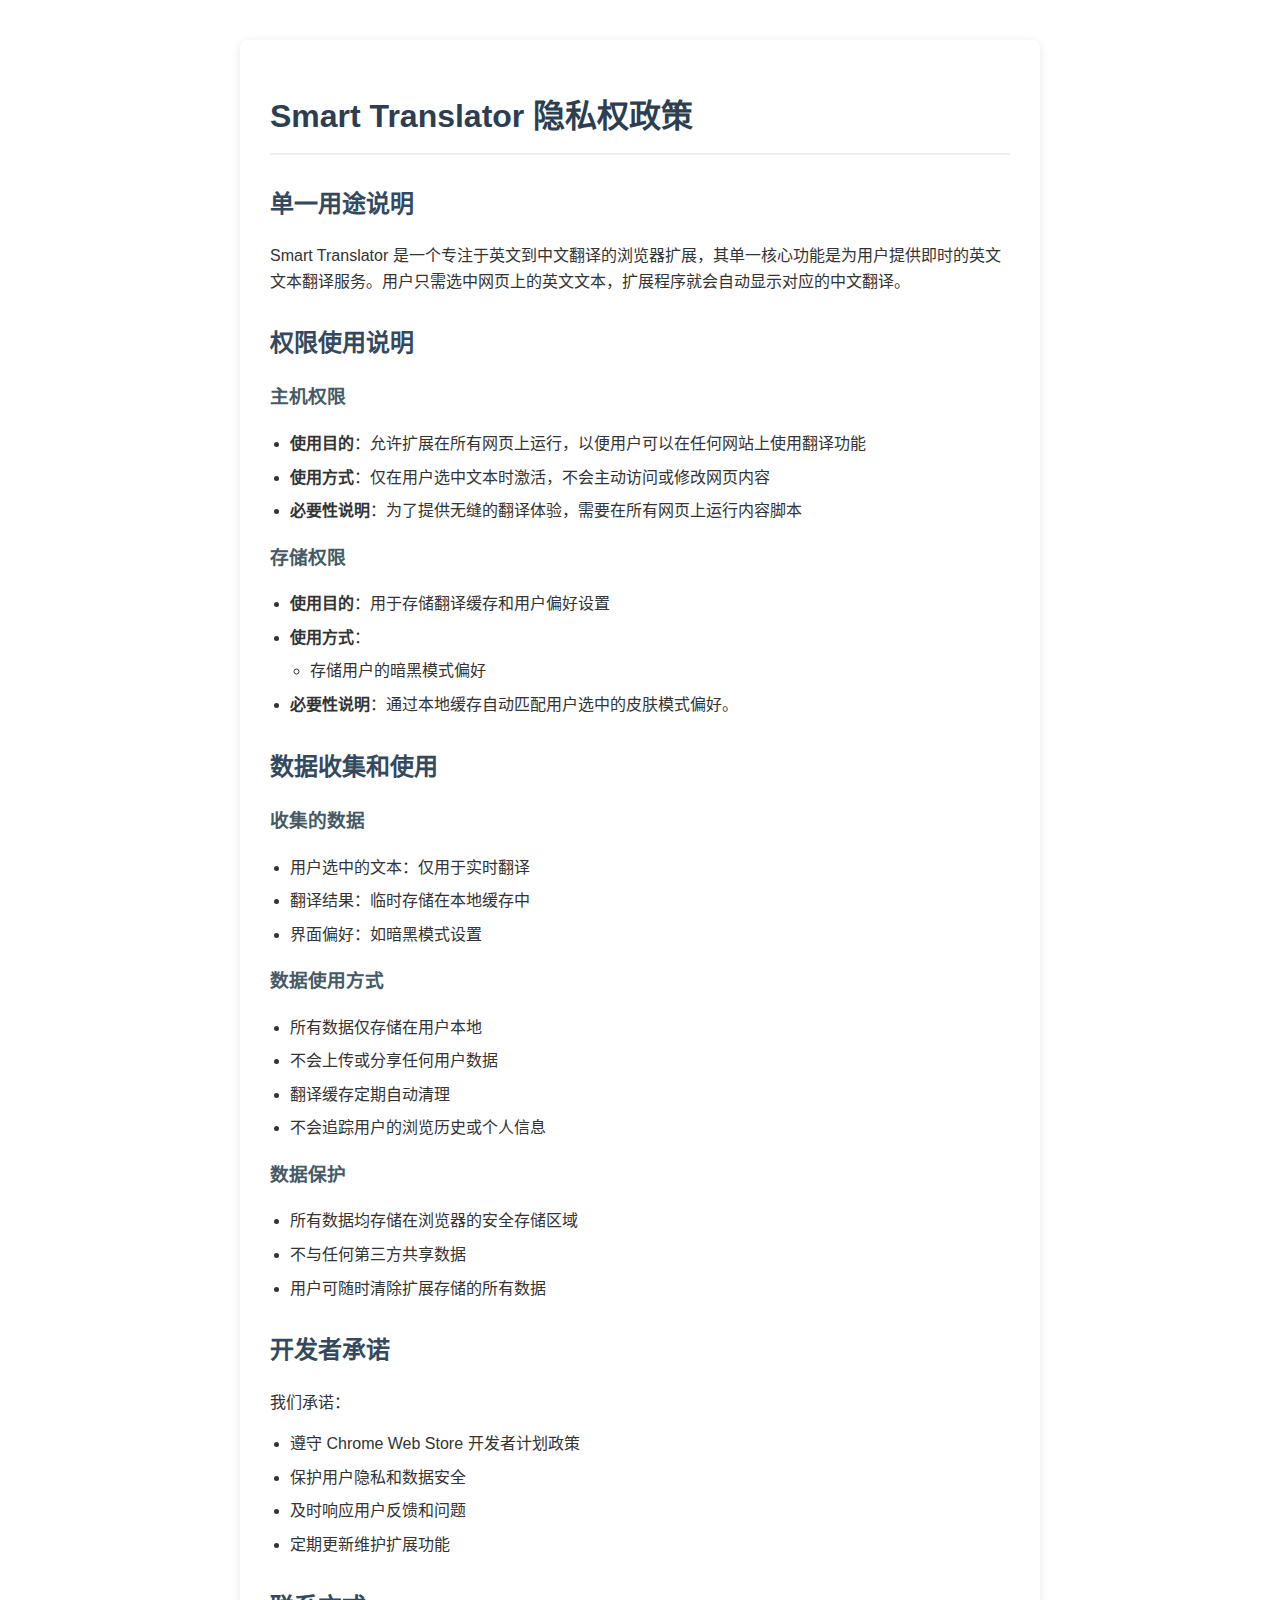
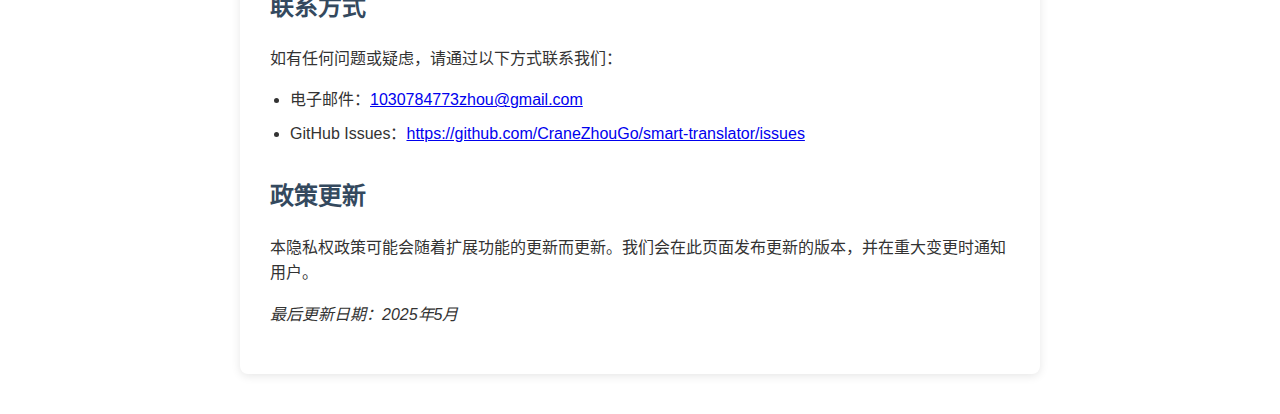
<file: docs/index.html>
<!DOCTYPE html>
<html lang="zh-CN">
<head>
    <meta charset="UTF-8">
    <meta name="viewport" content="width=device-width, initial-scale=1.0">
    <title>Smart Translator - 隐私权政策</title>
    <style>
        body {
            font-family: -apple-system, BlinkMacSystemFont, 'Segoe UI', Roboto, 'Helvetica Neue', Arial, sans-serif;
            line-height: 1.6;
            color: #333;
            max-width: 800px;
            margin: 0 auto;
            padding: 20px;
        }
        h1 {
            color: #2c3e50;
            border-bottom: 2px solid #eee;
            padding-bottom: 10px;
        }
        h2 {
            color: #34495e;
            margin-top: 30px;
        }
        h3 {
            color: #455a64;
        }
        ul {
            padding-left: 20px;
        }
        li {
            margin: 8px 0;
        }
        .container {
            background: #fff;
            border-radius: 8px;
            box-shadow: 0 2px 10px rgba(0,0,0,0.1);
            padding: 30px;
            margin: 20px 0;
        }
        @media (prefers-color-scheme: dark) {
            body {
                background: #1a1a1a;
                color: #e0e0e0;
            }
            .container {
                background: #2d2d2d;
                box-shadow: 0 2px 10px rgba(0,0,0,0.3);
            }
            h1 {
                color: #e0e0e0;
                border-bottom-color: #333;
            }
            h2, h3 {
                color: #b0b0b0;
            }
        }
    </style>
</head>
<body>
    <div class="container">
        <h1>Smart Translator 隐私权政策</h1>

        <h2>单一用途说明</h2>
        <p>Smart Translator 是一个专注于英文到中文翻译的浏览器扩展，其单一核心功能是为用户提供即时的英文文本翻译服务。用户只需选中网页上的英文文本，扩展程序就会自动显示对应的中文翻译。</p>

        <h2>权限使用说明</h2>
        
        <h3>主机权限</h3>
        <ul>
            <li><strong>使用目的</strong>：允许扩展在所有网页上运行，以便用户可以在任何网站上使用翻译功能</li>
            <li><strong>使用方式</strong>：仅在用户选中文本时激活，不会主动访问或修改网页内容</li>
            <li><strong>必要性说明</strong>：为了提供无缝的翻译体验，需要在所有网页上运行内容脚本</li>
        </ul>

        <h3>存储权限</h3>
        <ul>
            <li><strong>使用目的</strong>：用于存储翻译缓存和用户偏好设置</li>
            <li><strong>使用方式</strong>：
                <ul>
                    <li>存储用户的暗黑模式偏好</li>
                </ul>
            </li>
            <li><strong>必要性说明</strong>：通过本地缓存自动匹配用户选中的皮肤模式偏好。</li>
        </ul>

        <h2>数据收集和使用</h2>
        
        <h3>收集的数据</h3>
        <ul>
            <li>用户选中的文本：仅用于实时翻译</li>
            <li>翻译结果：临时存储在本地缓存中</li>
            <li>界面偏好：如暗黑模式设置</li>
        </ul>

        <h3>数据使用方式</h3>
        <ul>
            <li>所有数据仅存储在用户本地</li>
            <li>不会上传或分享任何用户数据</li>
            <li>翻译缓存定期自动清理</li>
            <li>不会追踪用户的浏览历史或个人信息</li>
        </ul>

        <h3>数据保护</h3>
        <ul>
            <li>所有数据均存储在浏览器的安全存储区域</li>
            <li>不与任何第三方共享数据</li>
            <li>用户可随时清除扩展存储的所有数据</li>
        </ul>

        <h2>开发者承诺</h2>
        <p>我们承诺：</p>
        <ul>
            <li>遵守 Chrome Web Store 开发者计划政策</li>
            <li>保护用户隐私和数据安全</li>
            <li>及时响应用户反馈和问题</li>
            <li>定期更新维护扩展功能</li>
        </ul>

        <h2>联系方式</h2>
        <p>如有任何问题或疑虑，请通过以下方式联系我们：</p>
        <ul>
            <li>电子邮件：<a href="1030784773zhou@gmail.com">1030784773zhou@gmail.com</a></li>
            <li>GitHub Issues：<a href="https://github.com/CraneZhouGo/smart-translator/issues" target="_blank">https://github.com/CraneZhouGo/smart-translator/issues</a></li>
        </ul>

        <h2>政策更新</h2>
        <p>本隐私权政策可能会随着扩展功能的更新而更新。我们会在此页面发布更新的版本，并在重大变更时通知用户。</p>

        <p><em>最后更新日期：2025年5月</em></p>
    </div>
</body>
</html>
</file>
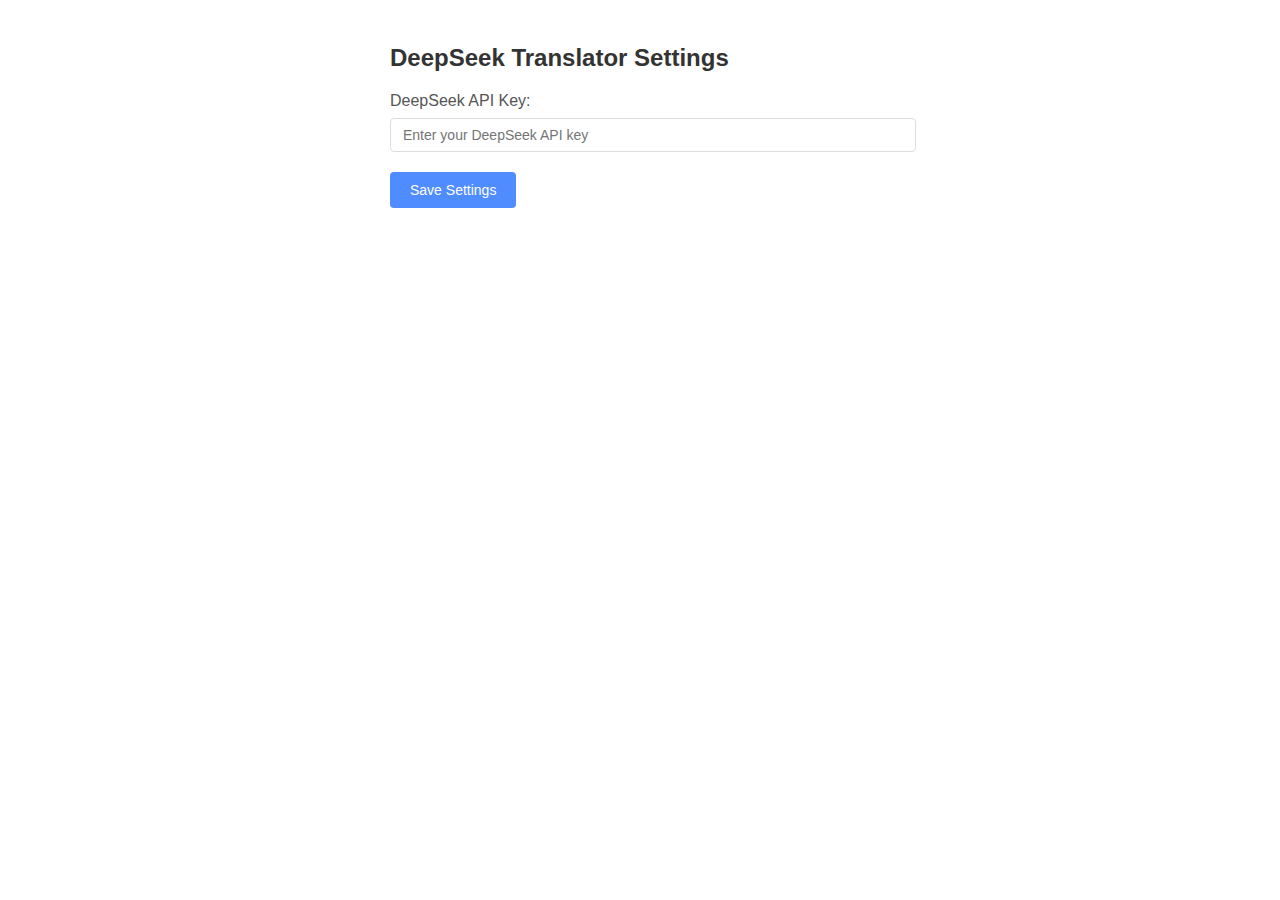
<file: options.html>
<!DOCTYPE html>
<html>
<head>
  <title>DeepSeek Translator Options</title>
  <style>
    body {
      padding: 20px;
      font-family: -apple-system, BlinkMacSystemFont, 'Segoe UI', Roboto, 'Helvetica Neue', Arial, sans-serif;
    }
    .container {
      max-width: 500px;
      margin: 0 auto;
    }
    h1 {
      color: #333;
      font-size: 24px;
      margin-bottom: 20px;
    }
    .form-group {
      margin-bottom: 20px;
    }
    label {
      display: block;
      margin-bottom: 8px;
      color: #555;
    }
    input[type="text"] {
      width: 100%;
      padding: 8px 12px;
      border: 1px solid #ddd;
      border-radius: 4px;
      font-size: 14px;
    }
    button {
      background: #4f8cff;
      color: white;
      border: none;
      padding: 10px 20px;
      border-radius: 4px;
      cursor: pointer;
      font-size: 14px;
    }
    button:hover {
      background: #3b7bff;
    }
    .status {
      margin-top: 16px;
      padding: 12px;
      border-radius: 4px;
      display: none;
    }
    .success {
      background: #e8f5e9;
      color: #2e7d32;
    }
    .error {
      background: #ffebee;
      color: #c62828;
    }
  </style>
</head>
<body>
  <div class="container">
    <h1>DeepSeek Translator Settings</h1>
    <div class="form-group">
      <label for="apiKey">DeepSeek API Key:</label>
      <input type="text" id="apiKey" placeholder="Enter your DeepSeek API key">
    </div>
    <button id="save">Save Settings</button>
    <div id="status" class="status"></div>
  </div>
  <script src="options.js"></script>
</body>
</html>
</file>
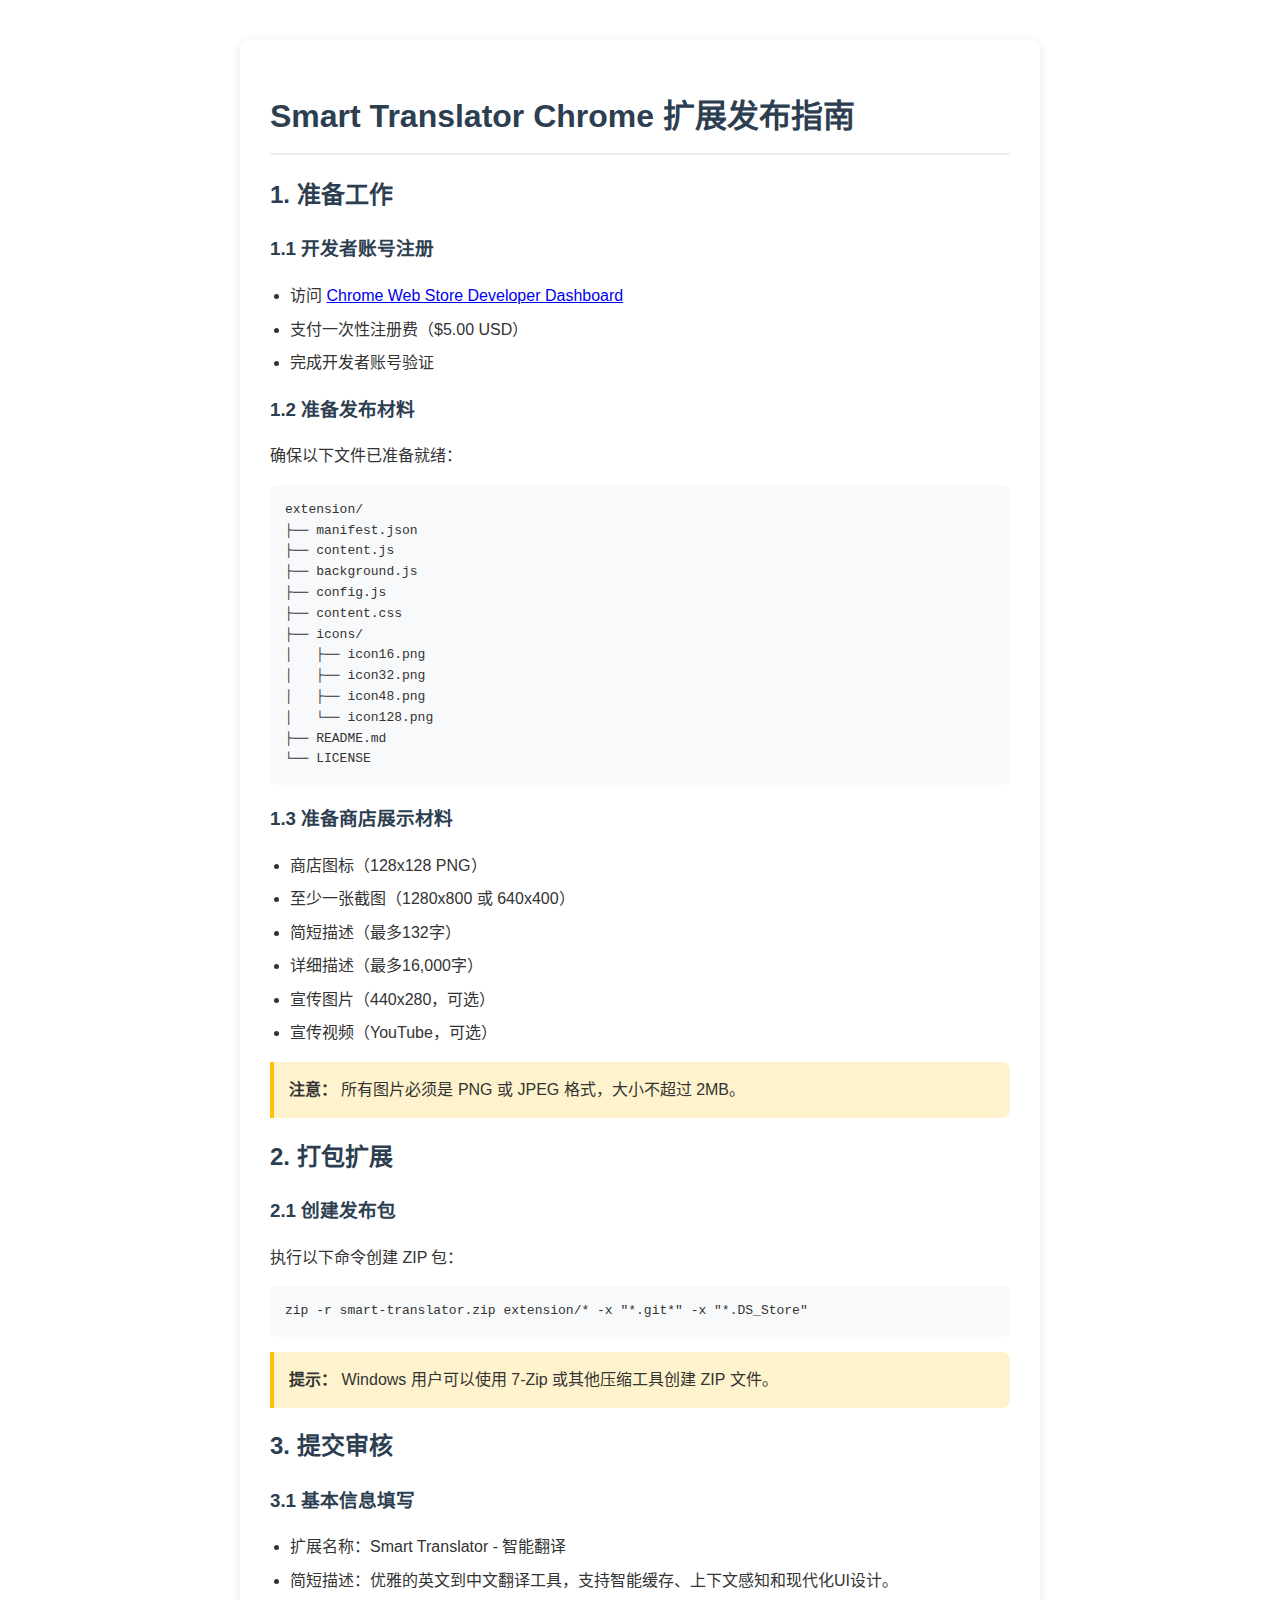
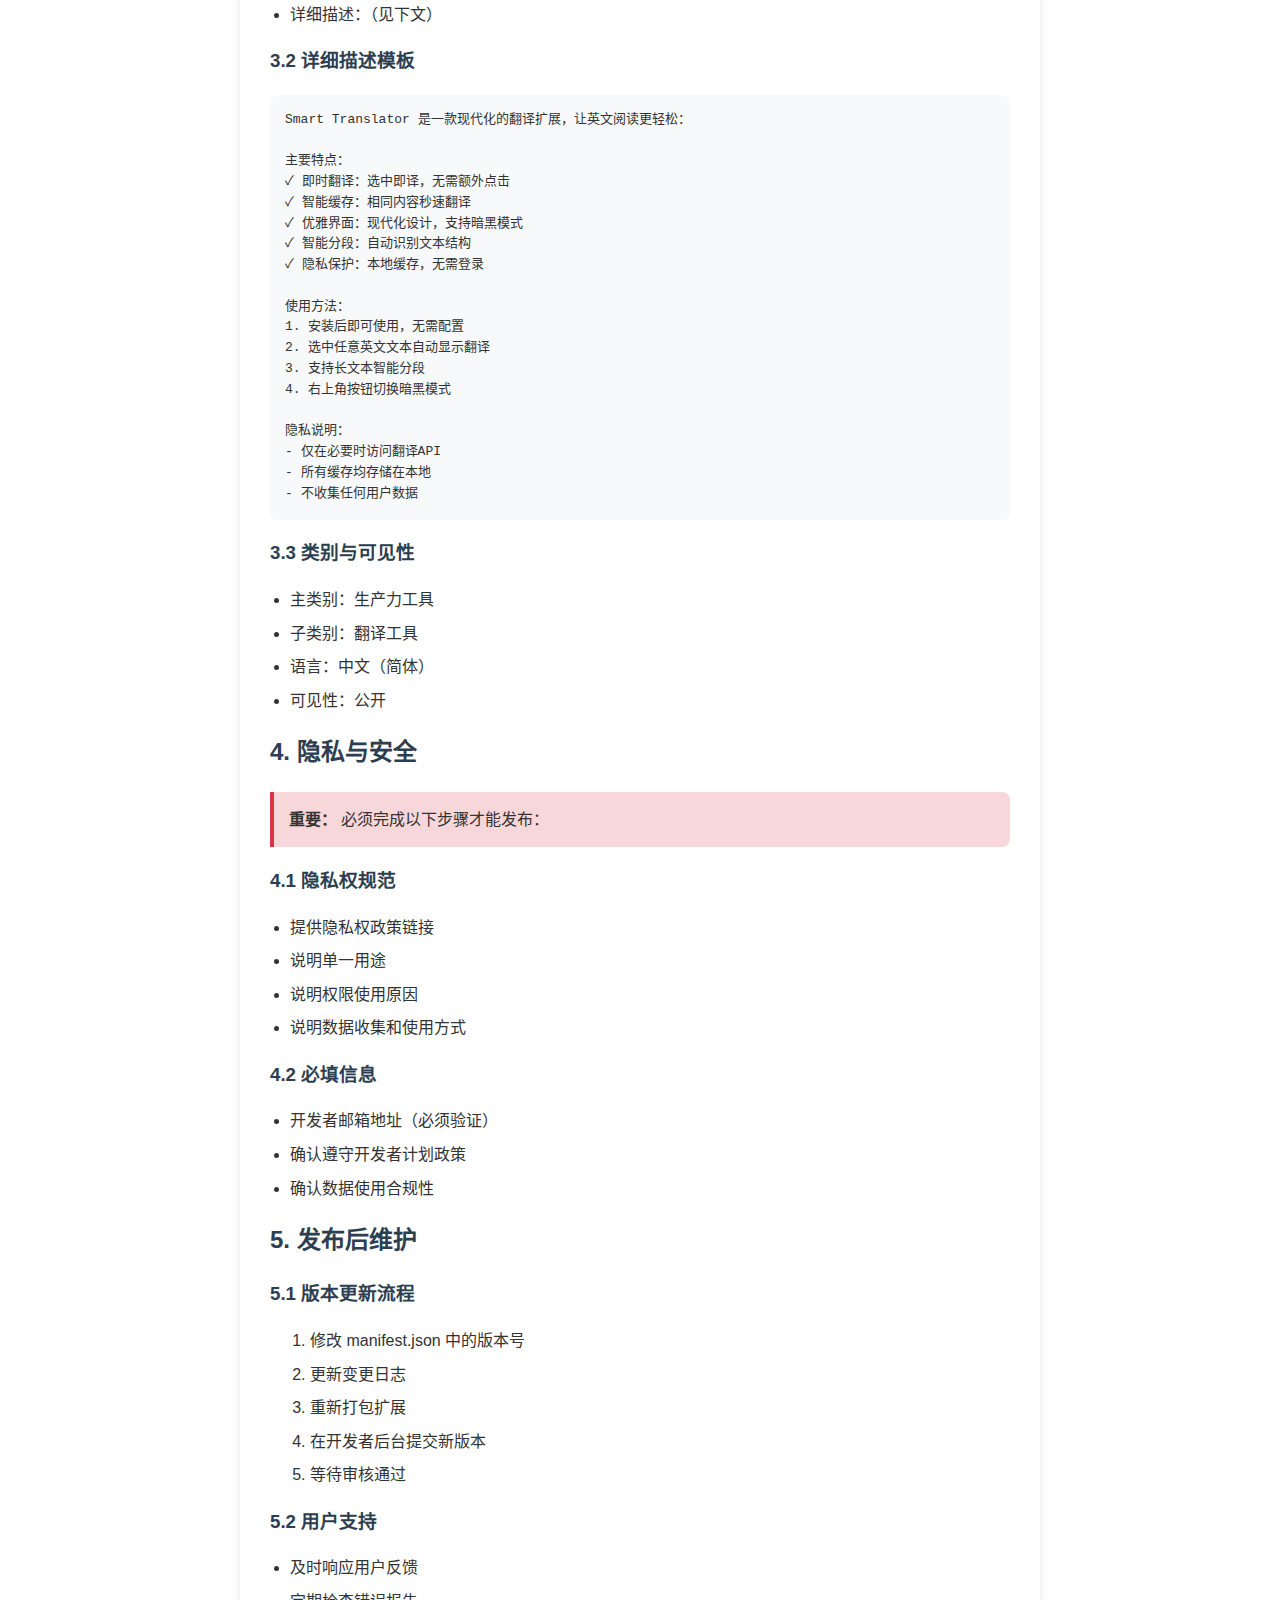
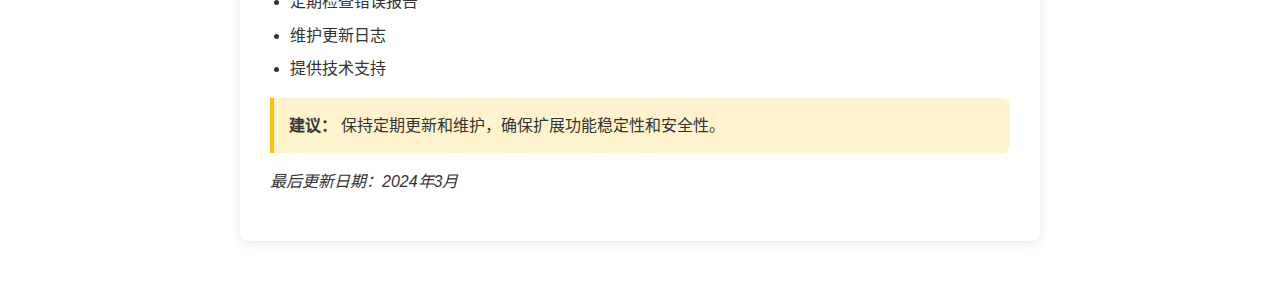
<file: docs/publish-guide.html>
<!DOCTYPE html>
<html lang="zh-CN">
<head>
    <meta charset="UTF-8">
    <meta name="viewport" content="width=device-width, initial-scale=1.0">
    <title>Smart Translator - 发布指南</title>
    <style>
        body {
            font-family: -apple-system, BlinkMacSystemFont, 'Segoe UI', Roboto, 'Helvetica Neue', Arial, sans-serif;
            line-height: 1.6;
            color: #333;
            max-width: 800px;
            margin: 0 auto;
            padding: 20px;
        }
        h1, h2, h3 {
            color: #2c3e50;
        }
        h1 {
            border-bottom: 2px solid #eee;
            padding-bottom: 10px;
        }
        .container {
            background: #fff;
            border-radius: 8px;
            box-shadow: 0 2px 10px rgba(0,0,0,0.1);
            padding: 30px;
            margin: 20px 0;
        }
        code {
            background: #f8f9fa;
            padding: 2px 6px;
            border-radius: 4px;
            font-family: 'SFMono-Regular', Consolas, 'Liberation Mono', Menlo, Courier, monospace;
        }
        pre {
            background: #f8f9fa;
            padding: 15px;
            border-radius: 8px;
            overflow-x: auto;
        }
        .note {
            background: #fff3cd;
            border-left: 4px solid #ffc107;
            padding: 15px;
            margin: 15px 0;
            border-radius: 0 8px 8px 0;
        }
        .important {
            background: #f8d7da;
            border-left: 4px solid #dc3545;
            padding: 15px;
            margin: 15px 0;
            border-radius: 0 8px 8px 0;
        }
        ul {
            padding-left: 20px;
        }
        li {
            margin: 8px 0;
        }
        @media (prefers-color-scheme: dark) {
            body {
                background: #1a1a1a;
                color: #e0e0e0;
            }
            .container {
                background: #2d2d2d;
                box-shadow: 0 2px 10px rgba(0,0,0,0.3);
            }
            h1, h2, h3 {
                color: #e0e0e0;
            }
            h1 {
                border-bottom-color: #333;
            }
            code, pre {
                background: #333;
                color: #e0e0e0;
            }
            .note {
                background: #2c2a1c;
                color: #ffe083;
            }
            .important {
                background: #2c1f21;
                color: #ffb3b9;
            }
        }
    </style>
</head>
<body>
    <div class="container">
        <h1>Smart Translator Chrome 扩展发布指南</h1>

        <h2>1. 准备工作</h2>
        
        <h3>1.1 开发者账号注册</h3>
        <ul>
            <li>访问 <a href="https://chrome.google.com/webstore/devconsole" target="_blank">Chrome Web Store Developer Dashboard</a></li>
            <li>支付一次性注册费（$5.00 USD）</li>
            <li>完成开发者账号验证</li>
        </ul>

        <h3>1.2 准备发布材料</h3>
        <p>确保以下文件已准备就绪：</p>
        <pre>
extension/
├── manifest.json
├── content.js
├── background.js
├── config.js
├── content.css
├── icons/
│   ├── icon16.png
│   ├── icon32.png
│   ├── icon48.png
│   └── icon128.png
├── README.md
└── LICENSE</pre>

        <h3>1.3 准备商店展示材料</h3>
        <ul>
            <li>商店图标（128x128 PNG）</li>
            <li>至少一张截图（1280x800 或 640x400）</li>
            <li>简短描述（最多132字）</li>
            <li>详细描述（最多16,000字）</li>
            <li>宣传图片（440x280，可选）</li>
            <li>宣传视频（YouTube，可选）</li>
        </ul>

        <div class="note">
            <strong>注意：</strong> 所有图片必须是 PNG 或 JPEG 格式，大小不超过 2MB。
        </div>

        <h2>2. 打包扩展</h2>
        
        <h3>2.1 创建发布包</h3>
        <p>执行以下命令创建 ZIP 包：</p>
        <pre>zip -r smart-translator.zip extension/* -x "*.git*" -x "*.DS_Store"</pre>

        <div class="note">
            <strong>提示：</strong> Windows 用户可以使用 7-Zip 或其他压缩工具创建 ZIP 文件。
        </div>

        <h2>3. 提交审核</h2>

        <h3>3.1 基本信息填写</h3>
        <ul>
            <li>扩展名称：Smart Translator - 智能翻译</li>
            <li>简短描述：优雅的英文到中文翻译工具，支持智能缓存、上下文感知和现代化UI设计。</li>
            <li>详细描述：（见下文）</li>
        </ul>

        <h3>3.2 详细描述模板</h3>
        <pre>Smart Translator 是一款现代化的翻译扩展，让英文阅读更轻松：

主要特点：
✓ 即时翻译：选中即译，无需额外点击
✓ 智能缓存：相同内容秒速翻译
✓ 优雅界面：现代化设计，支持暗黑模式
✓ 智能分段：自动识别文本结构
✓ 隐私保护：本地缓存，无需登录

使用方法：
1. 安装后即可使用，无需配置
2. 选中任意英文文本自动显示翻译
3. 支持长文本智能分段
4. 右上角按钮切换暗黑模式

隐私说明：
- 仅在必要时访问翻译API
- 所有缓存均存储在本地
- 不收集任何用户数据</pre>

        <h3>3.3 类别与可见性</h3>
        <ul>
            <li>主类别：生产力工具</li>
            <li>子类别：翻译工具</li>
            <li>语言：中文（简体）</li>
            <li>可见性：公开</li>
        </ul>

        <h2>4. 隐私与安全</h2>

        <div class="important">
            <strong>重要：</strong> 必须完成以下步骤才能发布：
        </div>

        <h3>4.1 隐私权规范</h3>
        <ul>
            <li>提供隐私权政策链接</li>
            <li>说明单一用途</li>
            <li>说明权限使用原因</li>
            <li>说明数据收集和使用方式</li>
        </ul>

        <h3>4.2 必填信息</h3>
        <ul>
            <li>开发者邮箱地址（必须验证）</li>
            <li>确认遵守开发者计划政策</li>
            <li>确认数据使用合规性</li>
        </ul>

        <h2>5. 发布后维护</h2>

        <h3>5.1 版本更新流程</h3>
        <ol>
            <li>修改 manifest.json 中的版本号</li>
            <li>更新变更日志</li>
            <li>重新打包扩展</li>
            <li>在开发者后台提交新版本</li>
            <li>等待审核通过</li>
        </ol>

        <h3>5.2 用户支持</h3>
        <ul>
            <li>及时响应用户反馈</li>
            <li>定期检查错误报告</li>
            <li>维护更新日志</li>
            <li>提供技术支持</li>
        </ul>

        <div class="note">
            <strong>建议：</strong> 保持定期更新和维护，确保扩展功能稳定性和安全性。
        </div>

        <p><em>最后更新日期：2024年3月</em></p>
    </div>
</body>
</html>
</file>
